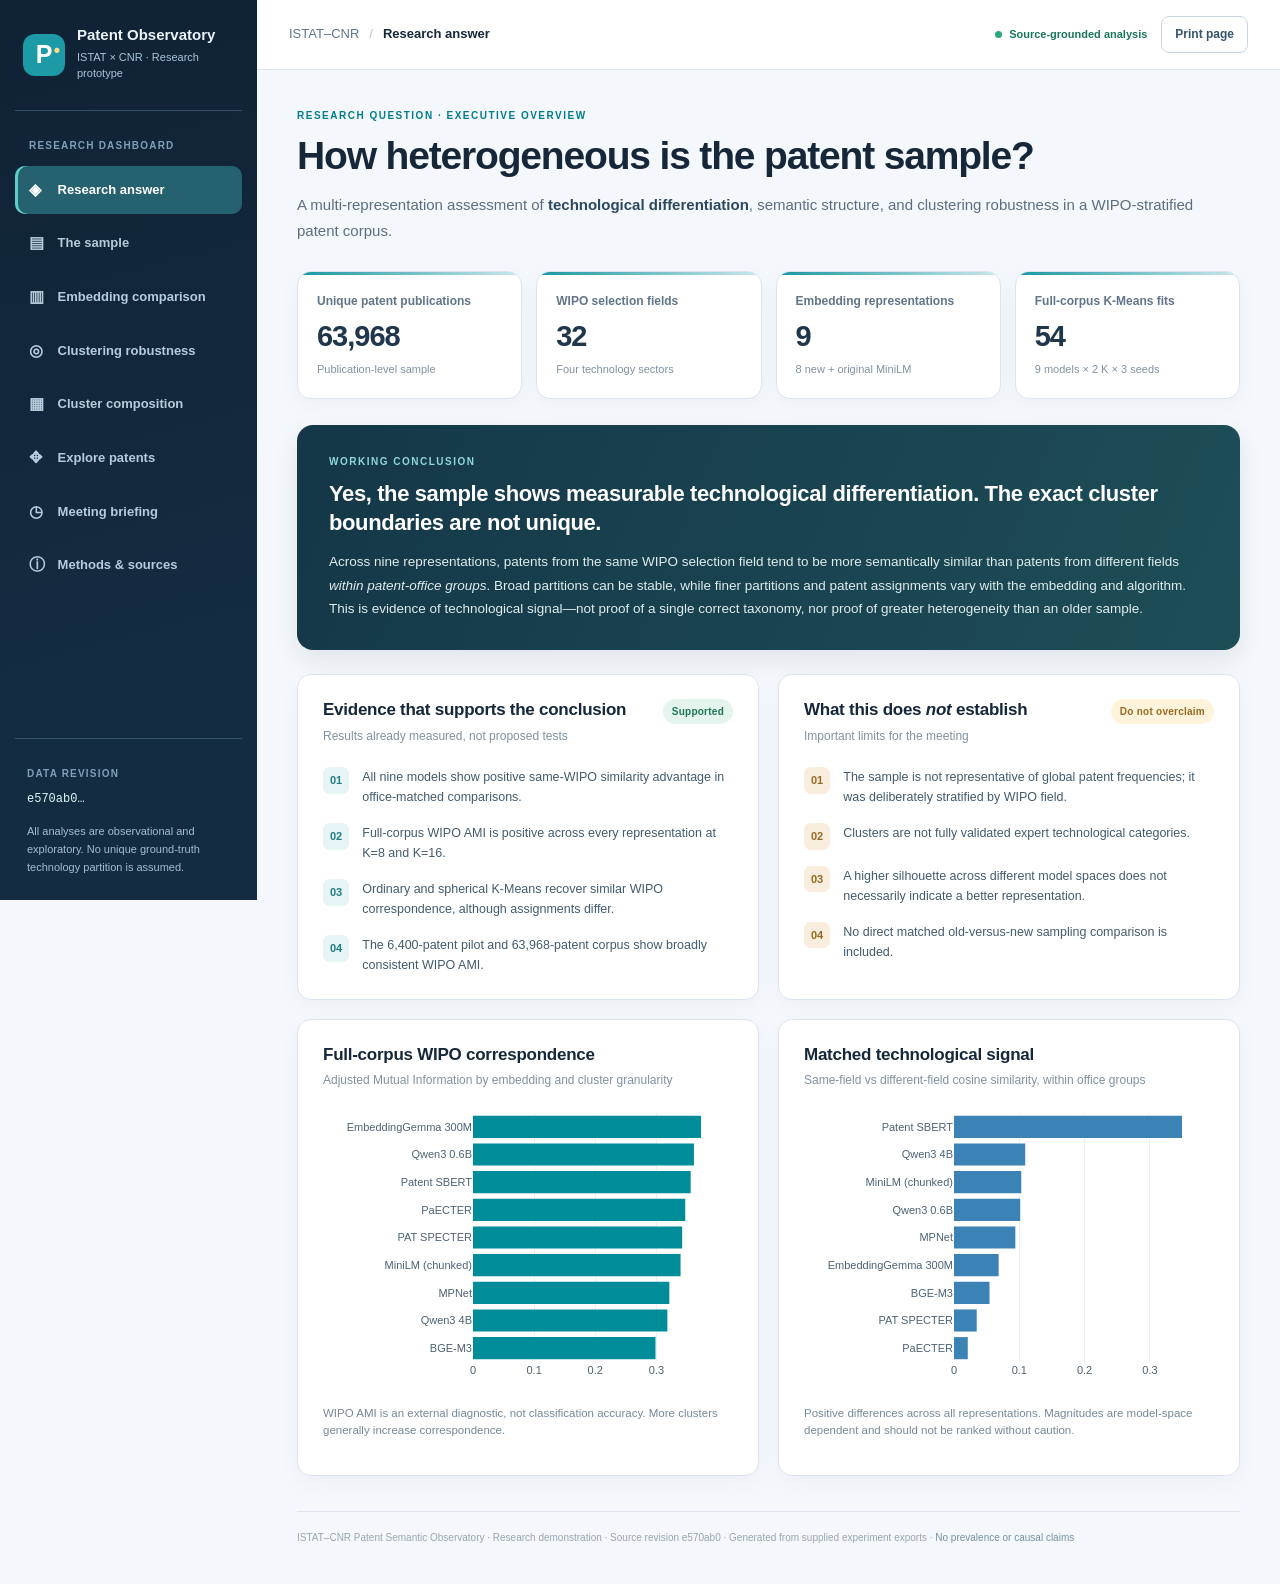
<file: patent-observatory/index.html>
<!doctype html>
<html lang="en">
<head>
  <meta charset="utf-8">
  <meta name="viewport" content="width=device-width,initial-scale=1">
  <meta name="theme-color" content="#102235">
  <meta name="description" content="ISTAT–CNR patent semantic heterogeneity: 63,968 patents, nine embedding representations, clustering robustness, and interactive patent exploration.">
  <title>Patent Semantic Observatory | ISTAT–CNR</title>
  <link rel="stylesheet" href="assets/styles.css">
  <script defer src="assets/plotly.min.js"></script>
  <script defer src="data/results.js"></script>
  <script defer src="data/map_manifest.js"></script>
  <script defer src="assets/app.js"></script>
</head>
<body>
  <aside class="sidebar" id="sidebar">
    <div class="brand"><div class="brand-icon">P<span>•</span></div><div><strong>Patent Observatory</strong><small>ISTAT × CNR · Research prototype</small></div></div>
    <div class="side-label">RESEARCH DASHBOARD</div>
    <nav class="side-nav" aria-label="Main navigation">
      <button type="button" class="nav-link active" data-target="overview"><span>◈</span> Research answer</button>
      <button type="button" class="nav-link" data-target="sample"><span>▤</span> The sample</button>
      <button type="button" class="nav-link" data-target="models"><span>▥</span> Embedding comparison</button>
      <button type="button" class="nav-link" data-target="robustness"><span>◎</span> Clustering robustness</button>
      <button type="button" class="nav-link" data-target="composition"><span>▦</span> Cluster composition</button>
      <button type="button" class="nav-link" data-target="explorer"><span>✥</span> Explore patents</button>
      <button type="button" class="nav-link" data-target="briefing"><span>◷</span> Meeting briefing</button>
      <button type="button" class="nav-link" data-target="methods"><span>ⓘ</span> Methods & sources</button>
    </nav>
    <div class="sidebar-bottom"><span class="side-mini-label">DATA REVISION</span><code>e570ab0…</code><p>All analyses are observational and exploratory. No unique ground-truth technology partition is assumed.</p></div>
  </aside>
  <div class="app">
    <header class="topbar"><div class="breadcrumb"><button id="menu-toggle" class="menu-toggle" aria-label="Toggle menu">☰</button> <span>ISTAT–CNR</span> <span class="slash">/</span> <b id="page-label">Research answer</b></div><div class="top-actions"><span class="top-chip"><span class="status-dot"></span> Source-grounded analysis</span><button class="top-outline" id="print-page" type="button">Print page</button></div></header>
    <main>
      <section id="overview" class="page active">
        <div class="eyebrow">RESEARCH QUESTION · EXECUTIVE OVERVIEW</div>
        <h1>How heterogeneous is the patent sample?</h1>
        <p class="lede">A multi-representation assessment of <strong>technological differentiation</strong>, semantic structure, and clustering robustness in a WIPO-stratified patent corpus.</p>
        <div class="kpi-grid">
          <article class="kpi"><span>Unique patent publications</span><strong>63,968</strong><small>Publication-level sample</small></article>
          <article class="kpi"><span>WIPO selection fields</span><strong>32</strong><small>Four technology sectors</small></article>
          <article class="kpi"><span>Embedding representations</span><strong>9</strong><small>8 new + original MiniLM</small></article>
          <article class="kpi"><span>Full-corpus K-Means fits</span><strong>54</strong><small>9 models × 2 K × 3 seeds</small></article>
        </div>
        <article class="answer-card"><div class="answer-label">WORKING CONCLUSION</div><h2>Yes, the sample shows measurable technological differentiation. The exact cluster boundaries are not unique.</h2><p>Across nine representations, patents from the same WIPO selection field tend to be more semantically similar than patents from different fields <em>within patent-office groups</em>. Broad partitions can be stable, while finer partitions and patent assignments vary with the embedding and algorithm. This is evidence of technological signal—not proof of a single correct taxonomy, nor proof of greater heterogeneity than an older sample.</p></article>
        <div class="two-col">
          <article class="panel"><div class="panel-title"><div><h3>Evidence that supports the conclusion</h3><p>Results already measured, not proposed tests</p></div><span class="pill good">Supported</span></div><div class="evidence-list"><div><b>01</b><span>All nine models show positive same-WIPO similarity advantage in office-matched comparisons.</span></div><div><b>02</b><span>Full-corpus WIPO AMI is positive across every representation at K=8 and K=16.</span></div><div><b>03</b><span>Ordinary and spherical K-Means recover similar WIPO correspondence, although assignments differ.</span></div><div><b>04</b><span>The 6,400-patent pilot and 63,968-patent corpus show broadly consistent WIPO AMI.</span></div></div></article>
          <article class="panel"><div class="panel-title"><div><h3>What this does <em>not</em> establish</h3><p>Important limits for the meeting</p></div><span class="pill amber">Do not overclaim</span></div><div class="evidence-list muted"><div><b>01</b><span>The sample is not representative of global patent frequencies; it was deliberately stratified by WIPO field.</span></div><div><b>02</b><span>Clusters are not fully validated expert technological categories.</span></div><div><b>03</b><span>A higher silhouette across different model spaces does not necessarily indicate a better representation.</span></div><div><b>04</b><span>No direct matched old-versus-new sampling comparison is included.</span></div></div></article>
        </div>
        <div class="two-col">
          <article class="panel"><div class="panel-title"><div><h3>Full-corpus WIPO correspondence</h3><p>Adjusted Mutual Information by embedding and cluster granularity</p></div></div><div class="chart" id="overview-ami"></div><p class="figure-note">WIPO AMI is an external diagnostic, not classification accuracy. More clusters generally increase correspondence.</p></article>
          <article class="panel"><div class="panel-title"><div><h3>Matched technological signal</h3><p>Same-field vs different-field cosine similarity, within office groups</p></div></div><div class="chart" id="overview-pairs"></div><p class="figure-note">Positive differences across all representations. Magnitudes are model-space dependent and should not be ranked without caution.</p></article>
        </div>
      </section>

      <section id="sample" class="page">
        <div class="eyebrow">DATASET DESIGN · NOTEBOOKS 03–05 & 12</div><h1>What is the sample?</h1><p class="lede">The corpus is <strong>designed</strong> to span technological domains—not to reproduce the global prevalence of patents by office, year, or sector.</p>
        <div class="kpi-grid"><article class="kpi"><span>Field-level sampled rows</span><strong>64,000</strong><small>2,000 per 32 fields</small></article><article class="kpi"><span>Distinct publications</span><strong>63,968</strong><small>32 appear in two selected fields</small></article><article class="kpi"><span>Patent offices</span><strong>37</strong><small>Top five cover about 93%</small></article><article class="kpi"><span>Distinct IPC subclasses</span><strong>625</strong><small>From structural EDA</small></article></div>
        <div class="two-col"><article class="panel"><div class="panel-title"><div><h3>WIPO technology sectors</h3><p>Designed field-level sample, before publication deduplication</p></div></div><div class="chart" id="sample-sectors"></div><p class="figure-note">Sector counts are field-selection rows. They are <em>not</em> publication-level sector shares after deduplication.</p></article>
        <article class="panel"><div class="panel-title"><div><h3>Patent office concentration</h3><p>Publication-level counts from initial exploratory analysis</p></div></div><div class="chart" id="sample-offices"></div><p class="figure-note">CN: 43,389/63,968 (67.8%). Remaining offices collectively account for 32.2%. Office can correlate with document style and technology.</p></article></div>
        <article class="panel"><div class="panel-title"><div><h3>Original MiniLM full-corpus reference figures</h3><p>Precomputed in Notebook 09. These are not visualizations of Mauro’s other eight embedding spaces.</p></div><span class="pill amber">Historical baseline</span></div><div class="reference-figures"><figure><img src="assets/figures/full_WIPO_heatmap_K8.png" alt="WIPO selection fields versus MiniLM eight semantic clusters, row-normalized heatmap" loading="lazy"><figcaption>WIPO fields × original MiniLM K=8 clusters; rows sum to 1.</figcaption></figure><figure><img src="assets/figures/full_UMAP_by_WIPO_sector.png" alt="MiniLM two-dimensional UMAP sample of 8000 patents colored by WIPO sector" loading="lazy"><figcaption>UMAP of 8,000 sampled full-corpus patents, colored by sector. UMAP coordinates are illustrative.</figcaption></figure></div></article>
        <article class="panel"><h3>Text and classification considerations</h3><div class="fact-grid"><div><b>Three placeholder abstracts</b><p>Flagged and preserved in embedding metadata; not all source abstracts are equally informative.</p></div><div><b>Non-exclusive technology mappings</b><p>Patents may match multiple WIPO IPC–technology rules. Benchmark AMI uses one deterministic selection field.</p></div><div><b>Long-text treatment differs</b><p>Original MiniLM used overlapping windows for 17,937 documents; Mauro's eight models used native context limits with no chunking.</p></div><div><b>Coverage: 2021–2026</b><p>Patent publications from January 2021 through September 2026 according to the dataset README.</p></div></div></article>
      </section>

      <section id="models" class="page">
        <div class="eyebrow">FULL CORPUS · NOTEBOOK 13</div><h1>Nine representations, one common dataset</h1><p class="lede">All comparisons use the <strong>same 63,968 publication IDs</strong>. Scores answer different questions and are deliberately presented together rather than collapsed into one winner.</p>
        <div class="toolbar"><label>K value <select id="model-k"><option value="8">8 clusters</option><option value="16">16 clusters</option></select></label><label>Score <select id="model-metric"><option value="WIPO_AMI_mean">WIPO AMI</option><option value="silhouette_mean">Cosine silhouette</option><option value="seed_ARI_mean">Seed stability ARI</option><option value="office_AMI_mean">Office AMI</option><option value="largest_cluster_share_mean">Largest cluster share</option></select></label><div class="toolbar-note">Bars show pilot and full corpus under the same metric.</div></div>
        <article class="panel"><div class="panel-title"><div><h3 id="model-chart-title">WIPO AMI: pilot versus full corpus</h3><p>Full experiment repeated with 3 seeds and 10 K-Means initializations per fit</p></div></div><div class="chart xl-chart" id="model-main-chart"></div></article>
        <article class="panel"><div class="panel-title"><div><h3>Full-corpus benchmark table</h3><p>All nine representations, sorted by the selected metric</p></div><button id="download-full-summary" class="outline-btn">Download source CSV</button></div><div class="table-wrap"><table id="model-benchmark-table"><thead><tr><th>Representation</th><th>WIPO AMI</th><th>Silhouette</th><th>Seed ARI</th><th>Office AMI</th><th>Largest cluster</th></tr></thead><tbody></tbody></table></div><p class="figure-note">Silhouette values across different embedding geometries are descriptive, not a universal model ranking.</p></article>
        <article class="panel"><div class="panel-title"><div><h3>Cross-model agreement on the full corpus</h3><p>Adjusted Rand Index for pairs of embedding representations; values change with K</p></div></div><div class="chart xl-chart" id="cross-model-chart"></div><p class="figure-note">ARI compares partitions of the same publications, independent of arbitrary cluster numbers. Less agreement at K=16 suggests a less unique fine-grained partition.</p></article>
        <div class="two-col"><article class="panel"><h3>What changed from MiniLM?</h3><p>The patent-adapted SBERT representation has much higher cosine silhouette, but its embedding geometry may partly explain the difference. EmbeddingGemma and Qwen3-0.6B show strong WIPO correspondence. The larger Qwen3-4B model shows relatively high office association.</p><p><strong>Interpretation:</strong> domain adaptation, task prompting, context length, and learned geometry all matter. The objective is to check robustness, not to nominate one architecture as universally best.</p></article><article class="panel"><h3>Model context</h3><div class="table-wrap"><table id="model-spec-table"><thead><tr><th>Model</th><th>Dim</th><th>Max tokens</th><th>Truncated</th></tr></thead><tbody></tbody></table></div><p class="figure-note">For original MiniLM, “17,937 multiple windows” is not truncation. All new embeddings were saved L2-normalized as float16 and clustered in float32.</p></article></div>
      </section>

      <section id="robustness" class="page">
        <div class="eyebrow">PILOT COHORT · NOTEBOOK 14</div><h1>Does technological structure survive methodological changes?</h1><p class="lede">The 6,400-patent pilot compares multiple K values, ordinary and spherical K-Means, HDBSCAN, and office-controlled similarity. All <strong>nine</strong> representations remain included.</p>
        <div class="two-col"><article class="panel"><div class="panel-title"><div><h3>Granularity trade-off</h3><p>Mean WIPO AMI and silhouette over nine representations, ordinary K-Means</p></div></div><div class="chart" id="robust-k-chart"></div><p class="figure-note">Increasing K makes the WIPO partition more granular while reducing geometric separation; no “correct” K follows automatically.</p></article><article class="panel"><div class="panel-title"><div><h3>Initialization stability</h3><p>Mean seed ARI across models for each K (pilot; two seeds)</p></div></div><div class="chart" id="robust-seed-chart"></div><p class="figure-note">Broad partitions tend to be more reproducible. Finer divisions are more sensitive to initial conditions.</p></article></div>
        <div class="two-col"><article class="panel"><div class="panel-title"><div><h3>K-Means versus spherical K-Means</h3><p>Mean WIPO AMI across nine embedding spaces</p></div></div><div class="chart" id="robust-spherical-chart"></div><p class="figure-note">Similar WIPO information is recovered, but individual partition assignments can differ. Spherical used fewer restarts than ordinary K-Means.</p></article><article class="panel"><div class="panel-title"><div><h3>HDBSCAN coverage</h3><p>PCA50 · min_cluster_size=75 · min_samples=10</p></div></div><div class="chart" id="robust-hdbscan-chart"></div><p class="figure-note">Coverage is the fraction <em>not</em> labeled as noise. Assigned-only silhouette is not comparable to K-Means on all observations.</p></article></div>
        <article class="panel"><div class="panel-title"><div><h3>Similarity contrast within office groups</h3><p>Same WIPO-field patent versus different WIPO-field patent, paired at fixed office group</p></div></div><div class="chart" id="robust-pair-chart"></div><div class="insight-inline"><b>Why it matters</b><p>All nine representations have positive mean contrasts, suggesting technological signal beyond office membership. This test still depends on WIPO selection labels and does not eliminate every source of confounding.</p></div></article>
        <div class="two-col"><article class="panel"><h3>CN-C2 exclusion sensitivity</h3><div class="mini-grid"><div><strong>10,973</strong><small>CN patents removed from original C2</small></div><div><strong>−0.0039</strong><small>Change in cosine silhouette</small></div><div><strong>+0.0034</strong><small>Change in WIPO AMI</small></div></div><p>Removing the Chinese-heavy mechanical subgroup did <em>not</em> improve cluster separation. This does not establish that office effects are absent, only that this targeted exclusion did not help under that experiment.</p></article>
        <article class="panel"><h3>Opening versus closing abstracts</h3><div class="chart compact-chart" id="robust-abstract-chart"></div><p>On 1,599 long patents, opening fragments corresponded more closely with WIPO fields than closing fragments; full text performed best geometrically. The original MiniLM already used chunk averaging for long texts.</p></article></div>
      </section>

      <section id="composition" class="page">
        <div class="eyebrow">PILOT CLUSTER PROFILES · NOTEBOOK 13B</div><h1>What is inside the discovered clusters?</h1><p class="lede">Composition is a diagnostic of semantic grouping and possible confounding. These <strong>pilot</strong> profiles should not be mistaken for full-corpus cluster membership.</p>
        <div class="toolbar"><label>Representation <select id="comp-model"></select></label><label>K value <select id="comp-k"><option value="8">K=8</option><option value="16">K=16</option></select></label></div>
        <div class="two-col"><article class="panel"><h3>Chinese publication share by cluster</h3><div class="chart" id="comp-cn-chart"></div><p class="figure-note">Dashed reference: CN prevalence in pilot (~67.7%). Strong office concentration may reflect document practices or real technological specialization.</p></article><article class="panel"><h3>Effective WIPO fields by cluster</h3><div class="chart" id="comp-wipo-chart"></div><p class="figure-note">Exp(Shannon entropy) of WIPO-field proportions. A highly mixed cluster is not automatically invalid: technologies can cross official classifications.</p></article></div>
        <article class="panel"><h3>Cluster-by-cluster summary</h3><div class="table-wrap"><table id="comp-table"><thead><tr><th>Cluster</th><th>Patents</th><th>Share</th><th>Leading WIPO field</th><th>Top-field share</th><th>Effective WIPO</th><th>CN share</th></tr></thead><tbody></tbody></table></div></article>
        <div class="insight-inline"><b>How to read the result</b><p>Look for groups with both high office concentration and very broad WIPO composition. These are candidates for qualitative checks of style/translation artifacts. Cluster numbers are arbitrary and cannot be matched numerically across models.</p></div>
      </section>

      <section id="explorer" class="page">
        <div class="eyebrow">CLICKABLE PATENT EXPLORATION · MAPS & REVIEW CANDIDATES</div><h1>From geometric clusters to actual inventions</h1><p class="lede">Explore precomputed patent maps and selected central, random, peripheral and boundary examples. <strong>Hover over a point, then click to inspect its title and abstract.</strong></p>
        <div class="toolbar"><label>Representation <select id="explore-model"></select></label><label>Inspection dataset <select id="explore-cohort"><option value="pilot">Pilot 6,400 · K=8/16</option><option value="full">Full 63,968 · K=8 examples</option></select></label><label>Clusters <select id="explore-k"><option value="8">K=8</option><option value="16">K=16</option></select></label><label>Cluster <select id="explore-cluster"><option value="all">All</option></select></label></div>
        <div class="segmented"><button data-explore-view="umap" class="selected">2D UMAP map</button><button data-explore-view="diagnostic">Centroid-distance diagnostic</button><button data-explore-view="cards">Patent cards</button></div>
        <div id="map-banner" class="map-banner"></div>
        <article class="panel" id="umap-panel"><div class="panel-title"><div><h3>UMAP projection of 2,400 common pilot patents</h3><p>Independent projection per model. Color options are inside each imported map.</p></div><span class="pill amber">Visualization ≠ cluster validation</span></div><div id="umap-container" class="map-frame-wrap"></div></article>
        <article class="panel hidden" id="diagnostic-panel"><div class="panel-title"><div><h3>Cluster-distance diagnostic · selected patents</h3><p id="diagnostic-caption">Not a 2D embedding map. X = relative distance to cluster centroid, Y = ambiguity to second centroid.</p></div></div><div class="chart tall-chart" id="patent-diagnostic-chart"></div></article>
        <article class="panel hidden" id="cards-panel"><div class="toolbar slim"><label>Patent type <select id="explore-role"><option value="all">All example types</option><option value="central">Central</option><option value="random">Random</option><option value="peripheral">Peripheral</option><option value="boundary">Boundary</option></select></label><label class="grow">Search <input id="explore-search" type="search" placeholder="Title, patent ID, technical keyword…"></label><span id="cards-count" class="subtle-small"></span></div><div class="patent-grid" id="patent-cards"></div></article>
        <article class="panel"><div class="panel-title"><div><h3>Patent details</h3><p>Select a point or a card to inspect a real publication</p></div><a id="patent-link" class="outline-btn hidden" href="#" target="_blank" rel="noopener noreferrer">Google Patents ↗</a></div><div id="patent-details"><p class="subtle">Choose a patent from the interactive diagram or the example cards above. For UMAP maps, the click-to-read panel appears immediately beneath the map.</p></div></article>
        <div class="insight-inline"><b>Map availability</b><p>The supplied package contains two actual UMAP HTML maps. Notebook 14 already generated the other seven on Google Drive: import their HTML files using the included Colab helper to activate all nine. All nine models already have interactive <em>centroid-distance diagnostics</em> and patent cards in this dashboard.</p></div>
      </section>

      <section id="briefing" class="page">
        <div class="eyebrow">READY FOR THE MEETING · PRESENTATION GUIDE</div><h1>How to explain heterogeneity</h1><p class="lede">A simple evidence-based narrative, deliberately avoiding an unsupported claim that there is a universally best model.</p>
        <div class="briefing-list">
          <article><span>01</span><div><h3>Explain the sample design</h3><p>64,000 field-level selections across 32 WIPO fields, deduplicated to 63,968 publications. Technological field balance was imposed by the design; patent-office prevalence was not.</p><button class="text-button" data-jump="sample">Open sample charts →</button></div></article>
          <article><span>02</span><div><h3>Introduce the nine semantic perspectives</h3><p>Mauro produced eight new embedding matrices, all aligned to the same publication IDs; original chunked MiniLM is the baseline. Their geometries, context limits and prompts differ.</p><button class="text-button" data-jump="models">Open model comparison →</button></div></article>
          <article><span>03</span><div><h3>Show that technological information is measurable</h3><p>Across all nine models, within office groups, same-WIPO pairs are more similar on average than different-WIPO pairs. This is the clearest office-controlled check of technological signal.</p><button class="text-button" data-jump="robustness">Open robustness charts →</button></div></article>
          <article><span>04</span><div><h3>Explain that clusters depend on granularity</h3><p>At larger K, WIPO AMI generally increases, while silhouette and stability often decrease. Spherical K-Means yields similar WIPO alignment; HDBSCAN leaves much of the sample unassigned under tested settings.</p><button class="text-button" data-jump="robustness">Open algorithm comparison →</button></div></article>
          <article><span>05</span><div><h3>Click a few central and peripheral patents</h3><p>Pick examples, show the title/abstract, and discuss whether broad technological groupings remain interpretable at cluster boundaries. These are illustrations, not a scored human-validation study.</p><button class="text-button" data-jump="explorer">Open patent explorer →</button></div></article>
        </div>
        <article class="answer-card concise"><div class="answer-label">30-SECOND SCIENTIFIC CONCLUSION</div><blockquote>“The sample contains measurable technological differentiation across nine embedding representations. Broad groups are comparatively robust, but finer semantic boundaries depend on the model and clustering method. We therefore describe a heterogeneous technological corpus with overlapping domains, not a unique natural partition. The sample remains WIPO-stratified and office-imbalanced, and we have not yet shown it is more heterogeneous than the previous sampling strategy.”</blockquote><button class="outline-btn" id="copy-conclusion">Copy statement</button></article>
        <h2 class="minor-heading">27 illustrative patents · 30-minute exercise</h2><p class="muted-para">Two central and one peripheral patent from one cluster for each representation. Use these for presentation examples only.</p><div id="quick-review" class="quick-review"></div>
      </section>

      <section id="methods" class="page">
        <div class="eyebrow">REPRODUCIBILITY · SCIENTIFIC CAUTIONS</div><h1>Methods, caveats and source materials</h1><p class="lede">Numbers are drawn from the uploaded executed notebooks and exported CSVs. Scientific interpretations are identified separately from measured statistics.</p>
        <article class="panel"><h3>Data provenance</h3><div class="fact-grid"><div><b>Source embeddings</b><p><a href="https://huggingface.co/datasets/istat-ai/wipo32-patent-embeddings" target="_blank" rel="noopener noreferrer">istat-ai/wipo32-patent-embeddings ↗</a><br>Revision <code>e570ab0121c6dff0e61b05b64dd7ee21b98b78b7</code></p></div><div><b>Full-corpus reference</b><p>Notebook 13 full benchmark: 63,968 patents; K=8/16; seeds 42,43,44; n_init=10; cosine silhouette fixed 1,200-patent sample.</p></div><div><b>Algorithm robustness</b><p>Notebook 14 on 6,400 patents, nine representations, multiple K; ordinary/spherical K-Means and PCA50+HDBSCAN.</p></div><div><b>Examples and composition</b><p>Notebook 13b uses pilot data. Full-corpus review examples are available only for K=8 in the provided export.</p></div></div></article>
        <article class="panel"><h3>Interpretation guardrails</h3><div class="caveats" id="method-caveats"></div></article>
        <article class="panel"><h3>What the metrics mean</h3><div class="glossary"><div><b>WIPO AMI</b><p>Chance-adjusted information shared between a cluster assignment and a deterministic one-field WIPO reference. Not accuracy or semantic ground truth.</p></div><div><b>Cosine silhouette</b><p>Relative separation versus compactness within a given embedding geometry. Do not rank dissimilar embedding spaces using this score alone.</p></div><div><b>Seed ARI</b><p>Partition agreement across random initializations, invariant to cluster numbering. A stable grouping can still reflect nuisance factors.</p></div><div><b>Cross-model ARI</b><p>How similarly different embeddings group the same patents. Low values show representation dependence, not necessarily lack of technological differentiation.</p></div><div><b>HDBSCAN coverage</b><p>Percentage assigned to non-noise groups. Under the tested parameters, most patents were unassigned; this is not proof of homogeneity.</p></div><div><b>Effective WIPO fields</b><p>Entropy-based effective count of WIPO selection fields represented within each cluster; not the number of identified “true” sub-technologies.</p></div></div></article>
        <article class="panel"><h3>Raw outputs included with this dashboard</h3><p>For transparent review, the ZIP includes key CSVs and the exact embedding-manifest JSON in <code>downloads/</code>. The full Hugging Face matrices and full 63,968-row metadata are not bundled.</p><a class="outline-btn" href="downloads/13_model_K_summary(1).csv" download>Full-corpus benchmark CSV</a> <a class="outline-btn" href="downloads/14_method_comparison_summary.csv" download>Clustering-method CSV</a> <a class="outline-btn" href="downloads/13b_priority_manual_annotation_blank.csv" download>Blank validation sheet</a></article>
        <article class="panel"><h3>Relevant literature and technical references</h3><p class="source-list"><a href="https://arxiv.org/abs/2402.19411" target="_blank" rel="noopener noreferrer">Ghosh et al. — PaECTER, patent embeddings informed by citation relationships ↗</a><a href="https://arxiv.org/abs/2403.16630" target="_blank" rel="noopener noreferrer">Ascione & Sterzi — Patent text embeddings and domain adaptation ↗</a><a href="https://huggingface.co/mpi-inno-comp/pat_specter" target="_blank" rel="noopener noreferrer">PAT SPECTER model information ↗</a><a href="https://scikit-learn.org/stable/modules/clustering.html" target="_blank" rel="noopener noreferrer">Clustering algorithms and validation documentation ↗</a></p></article>
      </section>
      <footer class="site-footer">ISTAT–CNR Patent Semantic Observatory · Research demonstration · Source revision e570ab0 · Generated from supplied experiment exports · <span>No prevalence or causal claims</span></footer>
    </main>
  </div>
</body>
</html>
</file>
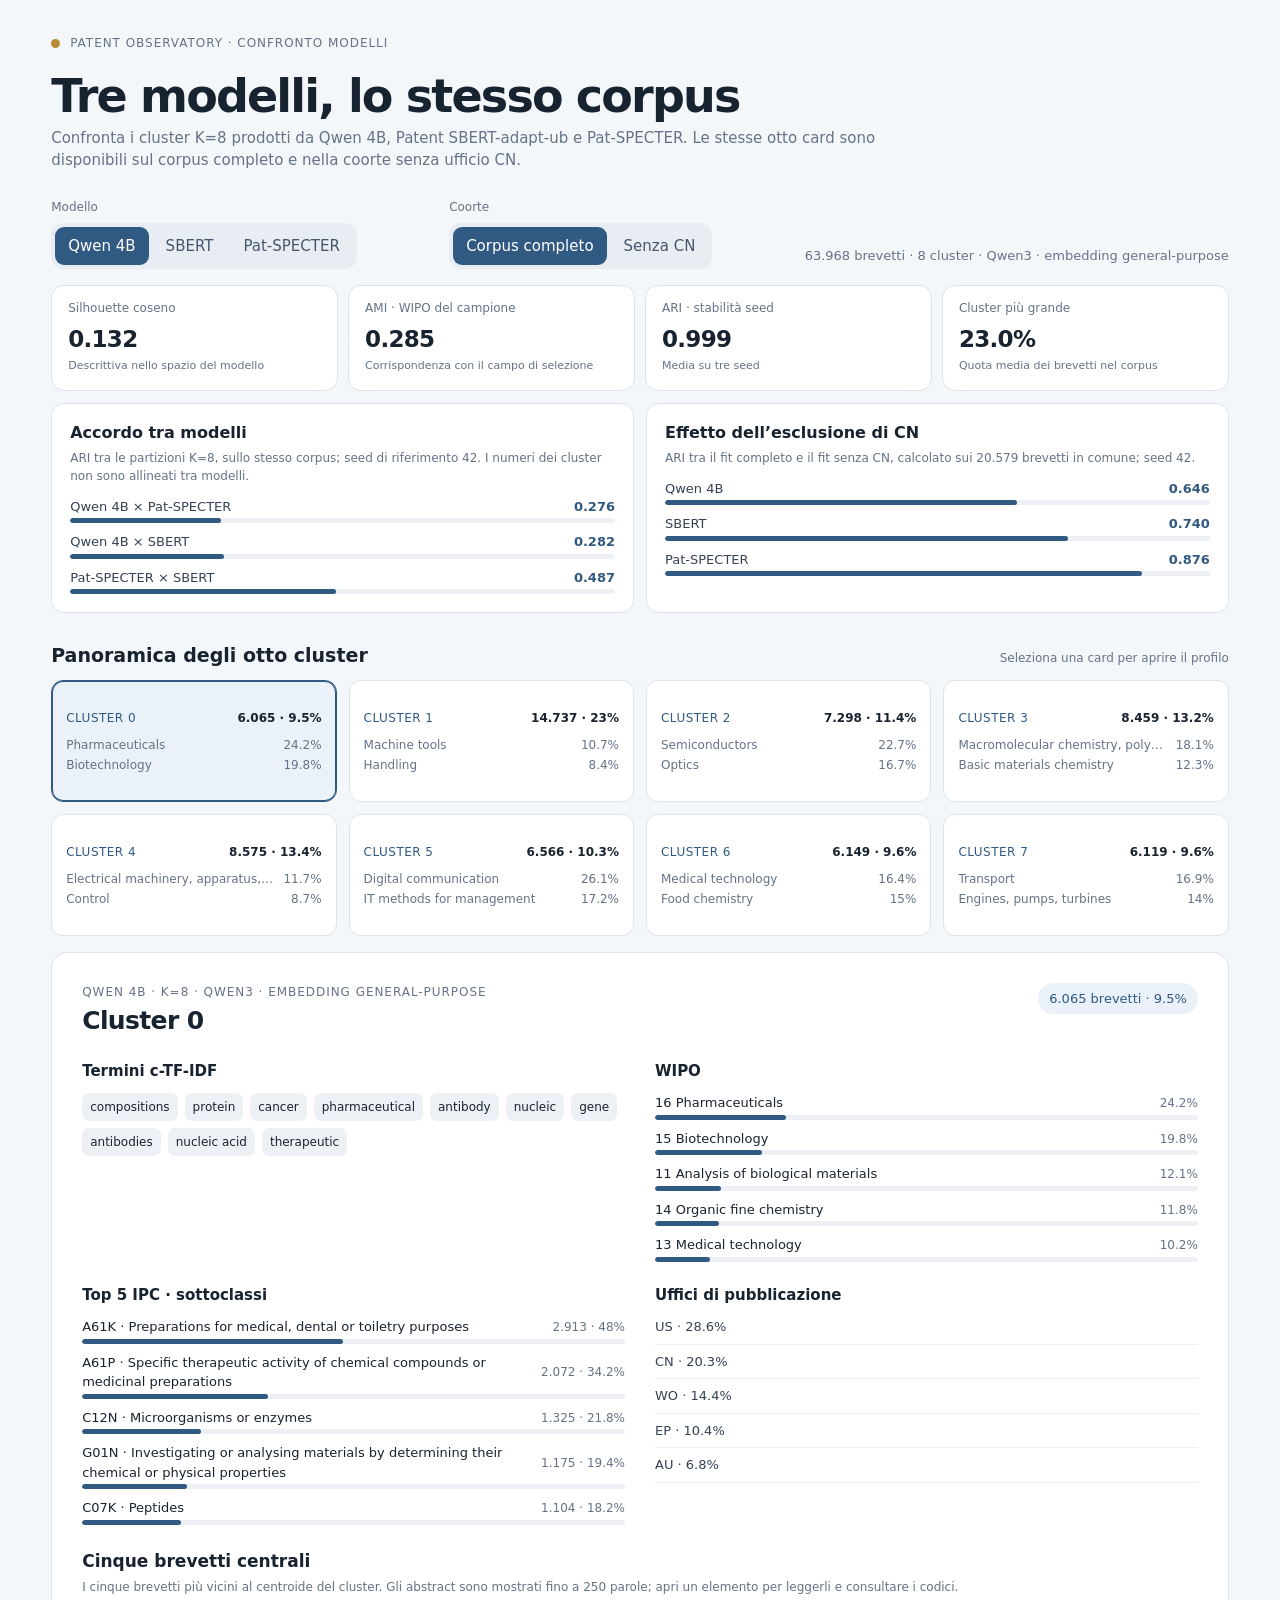
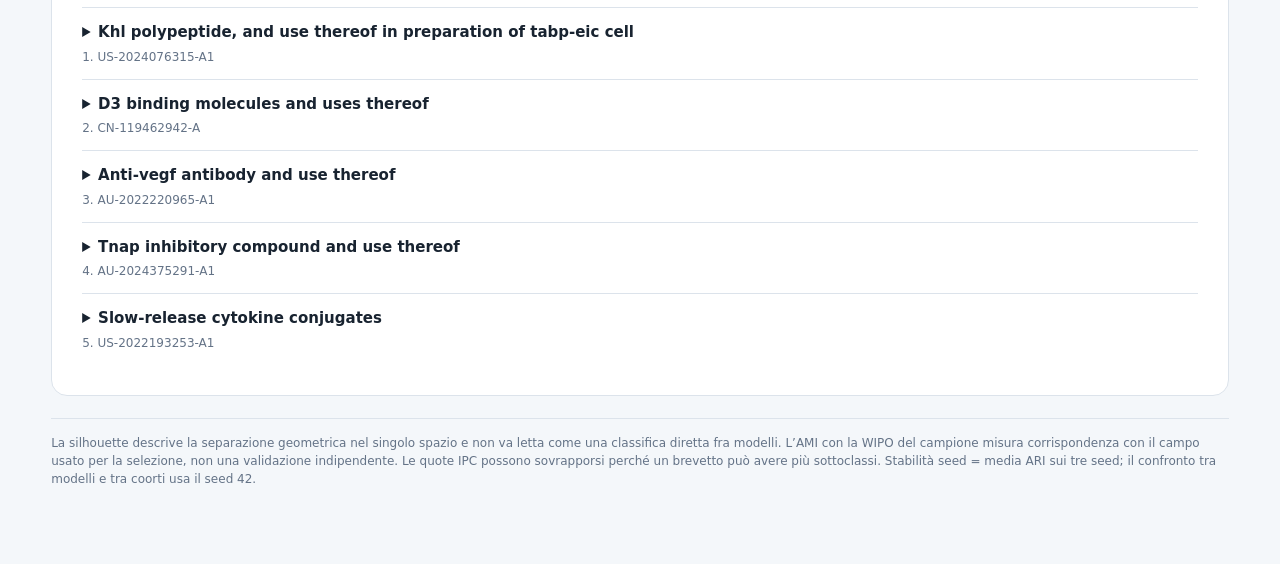
<file: docs/model-comparison.html>
<!doctype html>
<html lang="it">
<head>
  <meta charset="utf-8">
  <meta name="viewport" content="width=device-width, initial-scale=1">
  <meta name="description" content="Confronto esplorativo dei cluster K-means prodotti da Qwen 4B, Patent SBERT-adapt-ub e Pat-SPECTER sui brevetti WIPO32.">
  <title>Confronto modelli · Patent Observatory</title>
  <style>
    :root { color-scheme:light; --ink:#182330; --muted:#647387; --line:#dce3eb; --paper:#f4f7fa; --surface:#fff; --blue:#315a82; --blue-soft:#eaf1f8; --gold:#ba8b37; --green:#38745b; }
    * { box-sizing:border-box; }
    body { margin:0; background:var(--paper); color:var(--ink); font:15px/1.5 Inter,ui-sans-serif,system-ui,-apple-system,BlinkMacSystemFont,"Segoe UI",sans-serif; }
    button { font:inherit; }
    .shell { max-width:1440px; margin:0 auto; padding:34px clamp(18px,4vw,56px) 64px; }
    .masthead { display:flex; align-items:center; gap:10px; color:var(--muted); font-size:12px; letter-spacing:.08em; text-transform:uppercase; }
    .mark { width:9px; height:9px; border-radius:50%; background:var(--gold); }
    .back { margin-left:auto; color:var(--blue); font-size:13px; letter-spacing:0; text-transform:none; text-decoration:none; }
    h1 { margin:20px 0 5px; font-size:clamp(30px,4vw,46px); line-height:1.08; letter-spacing:-.04em; font-weight:650; }
    .intro { color:var(--muted); max-width:860px; margin:0; }
    .controls { display:flex; justify-content:space-between; align-items:flex-end; gap:18px; flex-wrap:wrap; margin:26px 0 16px; }
    .control-block { display:grid; gap:7px; }
    .control-label { color:var(--muted); font-size:12px; }
    .segmented { display:inline-flex; gap:4px; padding:4px; background:#e7edf3; border-radius:12px; }
    .segmented button { border:0; border-radius:9px; background:transparent; color:#47576b; padding:8px 13px; cursor:pointer; }
    .segmented button[aria-pressed="true"] { color:#fff; background:var(--blue); }
    .cohort-meta { color:var(--muted); font-size:13px; padding-bottom:4px; }
    .metric-grid { display:grid; grid-template-columns:repeat(4,minmax(0,1fr)); gap:10px; }
    .metric { min-width:0; padding:15px 16px; background:var(--surface); border:1px solid var(--line); border-radius:13px; }
    .metric-label { color:var(--muted); font-size:12px; line-height:1.3; }
    .metric-value { margin-top:5px; font-size:23px; font-weight:650; letter-spacing:-.03em; font-variant-numeric:tabular-nums; }
    .metric-note { color:var(--muted); font-size:11px; margin-top:2px; }
    .comparison-grid { display:grid; grid-template-columns:1fr 1fr; gap:12px; margin-top:12px; }
    .comparison { min-width:0; padding:17px 18px; background:var(--surface); border:1px solid var(--line); border-radius:13px; }
    .comparison h2 { margin:0 0 4px; font-size:16px; }
    .comparison-note { margin:0 0 12px; color:var(--muted); font-size:12px; }
    .agreement-list { display:grid; gap:8px; }
    .agreement-row { display:grid; grid-template-columns:minmax(0,1fr) auto; gap:8px; align-items:center; font-size:13px; }
    .agreement-row span:first-child { color:#344255; }
    .agreement-value { font-variant-numeric:tabular-nums; font-weight:650; color:var(--blue); }
    .bar { grid-column:1/-1; height:5px; border-radius:10px; background:#edf1f5; overflow:hidden; margin-top:-6px; }
    .bar span { display:block; height:100%; background:var(--blue); border-radius:10px; }
    .section-heading { display:flex; justify-content:space-between; align-items:baseline; gap:12px; margin:28px 0 10px; }
    .section-heading h2 { margin:0; font-size:19px; }
    .section-heading span { color:var(--muted); font-size:12px; }
    .cluster-nav { display:grid; grid-template-columns:repeat(4,minmax(0,1fr)); gap:12px; }
    .cluster-choice { min-width:0; text-align:left; border:1px solid var(--line); background:var(--surface); border-radius:12px; padding:14px; color:var(--ink); cursor:pointer; min-height:122px; transition:background .15s ease,border-color .15s ease,transform .15s ease; }
    .cluster-choice:hover { border-color:#aabbd0; transform:translateY(-1px); }
    .cluster-choice[aria-pressed="true"] { border-color:var(--blue); background:var(--blue-soft); box-shadow:inset 0 0 0 1px var(--blue); }
    .cluster-top { display:flex; align-items:baseline; justify-content:space-between; gap:10px; }
    .cluster-id { color:var(--blue); font-size:12px; letter-spacing:.04em; text-transform:uppercase; white-space:nowrap; }
    .cluster-size { flex:none; font-variant-numeric:tabular-nums; font-size:12px; font-weight:600; white-space:nowrap; }
    .cluster-wipo { display:grid; gap:4px; margin-top:10px; color:var(--muted); }
    .cluster-wipo-row { display:grid; grid-template-columns:minmax(0,1fr) auto; align-items:start; gap:8px; font-size:12px; line-height:1.35; }
    .cluster-wipo-name { min-width:0; overflow:hidden; text-overflow:ellipsis; white-space:nowrap; }
    .cluster-wipo-share { white-space:nowrap; font-variant-numeric:tabular-nums; }
    .detail { margin-top:16px; border:1px solid var(--line); border-radius:16px; background:var(--surface); padding:clamp(18px,2.4vw,30px); min-width:0; }
    .detail-header { display:flex; align-items:flex-start; justify-content:space-between; gap:14px; flex-wrap:wrap; }
    .eyebrow { color:var(--muted); font-size:12px; text-transform:uppercase; letter-spacing:.08em; }
    h3 { margin:5px 0 0; font-size:25px; line-height:1.2; letter-spacing:-.025em; white-space:nowrap; }
    .share-chip { border-radius:999px; background:var(--blue-soft); color:var(--blue); padding:6px 11px; font-size:13px; white-space:nowrap; }
    .detail-grid { display:grid; grid-template-columns:repeat(2,minmax(0,1fr)); gap:22px 30px; margin-top:24px; }
    .detail-section { min-width:0; }
    .detail-section h4 { margin:0 0 11px; font-size:15px; font-weight:650; }
    .term-list { display:flex; flex-wrap:wrap; gap:7px; }
    .term { border-radius:7px; background:#edf1f5; padding:5px 8px; font-size:12px; }
    .field-list { display:grid; gap:9px; }
    .field-row { display:grid; grid-template-columns:minmax(0,1fr) auto; gap:2px 12px; align-items:center; }
    .field-name { font-size:13px; }
    .field-value { color:var(--muted); font-size:12px; font-variant-numeric:tabular-nums; white-space:nowrap; }
    .field-row .bar { grid-column:1/-1; margin-top:0; }
    .plain-list { display:grid; gap:7px; margin:0; padding:0; list-style:none; color:#344255; font-size:13px; }
    .plain-list li { padding-bottom:7px; border-bottom:1px solid #edf0f3; }
    .patents { margin-top:24px; }
    .patents h4 { margin:0 0 4px; font-size:17px; }
    .patent-note { color:var(--muted); margin:0 0 11px; font-size:12px; }
    .patent { border-top:1px solid var(--line); padding:13px 0; }
    .patent summary { cursor:pointer; font-weight:580; }
    .patent-id { display:block; margin-top:4px; color:var(--muted); font-size:12px; font-weight:400; }
    .patent-meta { margin:9px 0 5px; color:var(--muted); font-size:12px; overflow-wrap:anywhere; }
    .patent-abstract { margin:0; color:#344255; font-size:13px; }
    .method { margin-top:22px; padding-top:15px; border-top:1px solid var(--line); color:var(--muted); font-size:12px; }
    @media(max-width:1040px) { .metric-grid { grid-template-columns:repeat(3,minmax(0,1fr)); } .cluster-nav { grid-template-columns:repeat(2,minmax(0,1fr)); } }
    @media(max-width:720px) { .shell { padding-top:22px; } .metric-grid { grid-template-columns:repeat(2,minmax(0,1fr)); } .comparison-grid,.detail-grid { grid-template-columns:1fr; } .cluster-nav { grid-template-columns:1fr; } .controls { align-items:flex-start; } }
    @media(prefers-reduced-motion:reduce) { *,*::before,*::after { transition:none !important; scroll-behavior:auto !important; } }
  </style>
</head>
<body>
<main class="shell">
  <div class="masthead"><span class="mark" aria-hidden="true"></span><span>Patent Observatory · confronto modelli</span></div>
  <h1>Tre modelli, lo stesso corpus</h1>
  <p class="intro">Confronta i cluster K=8 prodotti da Qwen 4B, Patent SBERT-adapt-ub e Pat-SPECTER. Le stesse otto card sono disponibili sul corpus completo e nella coorte senza ufficio CN.</p>
  <div class="controls">
    <div class="control-block"><span class="control-label">Modello</span><div class="segmented" id="model-controls" role="group" aria-label="Seleziona il modello"></div></div>
    <div class="control-block"><span class="control-label">Coorte</span><div class="segmented" id="cohort-controls" role="group" aria-label="Seleziona la coorte"><button type="button" data-cohort="full" aria-pressed="true">Corpus completo</button><button type="button" data-cohort="exclude-cn" aria-pressed="false">Senza CN</button></div></div>
    <span class="cohort-meta" id="cohort-meta" aria-live="polite"></span>
  </div>
  <section class="metric-grid" id="metrics" aria-label="Metriche del modello selezionato"></section>
  <section class="comparison-grid" aria-label="Confronti tra modelli">
    <article class="comparison"><h2>Accordo tra modelli</h2><p class="comparison-note">ARI tra le partizioni K=8, sullo stesso corpus; seed di riferimento 42. I numeri dei cluster non sono allineati tra modelli.</p><div class="agreement-list" id="cross-ari"></div></article>
    <article class="comparison"><h2>Effetto dell’esclusione di CN</h2><p class="comparison-note">ARI tra il fit completo e il fit senza CN, calcolato sui 20.579 brevetti in comune; seed 42.</p><div class="agreement-list" id="cohort-ari"></div></article>
  </section>
  <div class="section-heading"><h2>Panoramica degli otto cluster</h2><span>Seleziona una card per aprire il profilo</span></div>
  <nav class="cluster-nav" id="cluster-nav" aria-label="Seleziona cluster"></nav>
  <section class="detail" id="detail" aria-live="polite"></section>
  <p class="method">La silhouette descrive la separazione geometrica nel singolo spazio e non va letta come una classifica diretta fra modelli. L’AMI con la WIPO del campione misura corrispondenza con il campo usato per la selezione, non una validazione indipendente. Le quote IPC possono sovrapporsi perché un brevetto può avere più sottoclassi. Stabilità seed = media ARI sui tre seed; il confronto tra modelli e tra coorti usa il seed 42.</p>
</main>
<script src="model-comparison-data.js"></script>
<script>
  const MODEL_IDS=['qwen3-embedding-4b','sbert-adapt-ub','pat-specter'];
  const MODEL_LABELS={'qwen3-embedding-4b':'Qwen 4B','sbert-adapt-ub':'SBERT','pat-specter':'Pat-SPECTER'};
  const MODEL_CONTEXT={'qwen3-embedding-4b':'Qwen3 · embedding general-purpose','sbert-adapt-ub':'Patent SBERT · adattato al dominio','pat-specter':'SPECTER2 · fine-tuned su brevetti'};
  let cohort='full', model=MODEL_IDS[0], selected=0;
  const $=id=>document.getElementById(id);
  const node=(tag,cls,text)=>{const x=document.createElement(tag);if(cls)x.className=cls;if(text!==undefined)x.textContent=text;return x;};
  const fmt=x=>Number(x).toFixed(3);
  const renderControls=()=>{
    const models=$('model-controls'); models.replaceChildren();
    for(const id of MODEL_IDS){const b=node('button','',MODEL_LABELS[id]);b.type='button';b.setAttribute('aria-pressed',String(id===model));b.addEventListener('click',()=>{model=id;selected=0;render();});models.append(b);}
    for(const b of document.querySelectorAll('[data-cohort]')){b.setAttribute('aria-pressed',String(b.dataset.cohort===cohort));b.onclick=()=>{cohort=b.dataset.cohort;selected=0;render();};}
  };
  const drawMetrics=entry=>{
    const items=[
      ['Silhouette coseno',fmt(entry.silhouette_mean),'Descrittiva nello spazio del modello'],
      ['AMI · WIPO del campione',fmt(entry.AMI_WIPO_selection_primary_mean),'Corrispondenza con il campo di selezione'],
      ['ARI · stabilità seed',fmt(entry.seed_ARI_mean),'Media su tre seed'],
      ['Cluster più grande',`${(entry.largest_cluster_share_mean*100).toFixed(1)}%`,'Quota media dei brevetti nel corpus']
    ];
    const root=$('metrics');root.replaceChildren();
    for(const [label,value,note] of items){const c=node('article','metric');c.append(node('div','metric-label',label),node('div','metric-value',value),node('div','metric-note',note));root.append(c);}
  };
  const drawAgreements=()=>{
    const pairs=COMPARE_DATA[cohort].crossModelARI;const c=$('cross-ari');c.replaceChildren();
    for(const p of pairs){const row=node('div','agreement-row');row.append(node('span','',`${MODEL_LABELS[p.a]} × ${MODEL_LABELS[p.b]}`),node('span','agreement-value',fmt(p.ari)));const bar=node('div','bar');const fill=node('span');fill.style.width=`${Math.max(0,Math.min(100,p.ari*100))}%`;bar.append(fill);c.append(row,bar);}
    const s=$('cohort-ari');s.replaceChildren();
    for(const id of MODEL_IDS){const value=COMPARE_DATA.fullNoCnARI[id];const row=node('div','agreement-row');row.append(node('span','',MODEL_LABELS[id]),node('span','agreement-value',fmt(value)));const bar=node('div','bar');const fill=node('span');fill.style.width=`${Math.max(0,Math.min(100,value*100))}%`;bar.append(fill);s.append(row,bar);}
  };
  const drawNav=rows=>{
    const nav=$('cluster-nav');nav.replaceChildren();
    for(const row of rows){const b=node('button','cluster-choice');b.type='button';b.setAttribute('aria-pressed',String(row.id===selected));
      const top=node('span','cluster-top');top.append(node('span','cluster-id',`Cluster ${row.id}`),node('span','cluster-size',`${row.n.toLocaleString('it-IT')} · ${row.share}%`));
      const ws=node('span','cluster-wipo');for(const field of row.wipo.slice(0,2)){const item=node('span','cluster-wipo-row');const name=node('span','cluster-wipo-name',field.name);name.title=field.name;item.append(name,node('span','cluster-wipo-share',`${field.share}%`));ws.append(item);}b.append(top,ws);b.addEventListener('click',()=>{selected=row.id;render();});nav.append(b);}
  };
  const drawDetail=row=>{
    const root=$('detail');root.replaceChildren();
    const header=node('div','detail-header');const title=node('div');title.append(node('div','eyebrow',`${MODEL_LABELS[model]} · K=8 · ${MODEL_CONTEXT[model]}`),node('h3','',`Cluster ${row.id}`));header.append(title,node('span','share-chip',`${row.n.toLocaleString('it-IT')} brevetti · ${row.share}%`));root.append(header);
    const grid=node('div','detail-grid');
    const terms=node('section','detail-section');terms.append(node('h4','','Termini c-TF-IDF'));const chips=node('div','term-list');for(const t of row.terms)chips.append(node('span','term',t));terms.append(chips);
    const wipo=node('section','detail-section');wipo.append(node('h4','','WIPO'));const fields=node('div','field-list');for(const f of row.wipo){const r=node('div','field-row');r.append(node('span','field-name',`${String(f.number).padStart(2,'0')} ${f.name}`),node('span','field-value',`${f.share}%`));const bar=node('div','bar');const fill=node('span');fill.style.width=`${Math.max(0,Math.min(100,f.share))}%`;bar.append(fill);r.append(bar);fields.append(r);}wipo.append(fields);
    const ipc=node('section','detail-section');ipc.append(node('h4','','Top 5 IPC · sottoclassi'));const ipclist=node('div','field-list');for(const f of row.ipcSubclasses){const r=node('div','field-row');r.append(node('span','field-name',`${f.code} · ${f.title}`),node('span','field-value',`${f.count.toLocaleString('it-IT')} · ${f.share}%`));const bar=node('div','bar');const fill=node('span');fill.style.width=`${Math.max(0,Math.min(100,f.share))}%`;bar.append(fill);r.append(bar);ipclist.append(r);}ipc.append(ipclist);
    const offices=node('section','detail-section');offices.append(node('h4','','Uffici di pubblicazione'));const list=node('ul','plain-list');for(const f of row.offices)list.append(node('li','',`${f.name} · ${f.share}%`));offices.append(list);
    grid.append(terms,wipo,ipc,offices);root.append(grid);
    const patents=node('section','patents');patents.append(node('h4','','Cinque brevetti centrali'),node('p','patent-note','I cinque brevetti più vicini al centroide del cluster. Gli abstract sono mostrati fino a 250 parole; apri un elemento per leggerli e consultare i codici.'));
    for(const p of row.patents){const item=node('details','patent');const summary=node('summary');summary.append(document.createTextNode(p.title));summary.append(node('span','patent-id',`${p.rank}. ${p.id}`));item.append(summary,node('p','patent-meta',`${p.office} · WIPO: ${p.wipo.join(' · ')||'n.d.'} · IPC: ${p.ipc.join(' · ')||'n.d.'}`),node('p','patent-abstract',p.abstract));patents.append(item);}root.append(patents);
  };
  const render=()=>{
    renderControls();const entry=COMPARE_DATA[cohort].models[model];const rows=entry.clusters;selected=Math.min(selected,rows.length-1);
    $('cohort-meta').textContent=`${cohort==='full'?'63.968':'20.579'} brevetti · 8 cluster · ${MODEL_CONTEXT[model]}`;
    drawMetrics(entry);drawAgreements();drawNav(rows);drawDetail(rows.find(r=>r.id===selected)||rows[0]);
  };
  render();
</script>
</body>
</html>
</file>
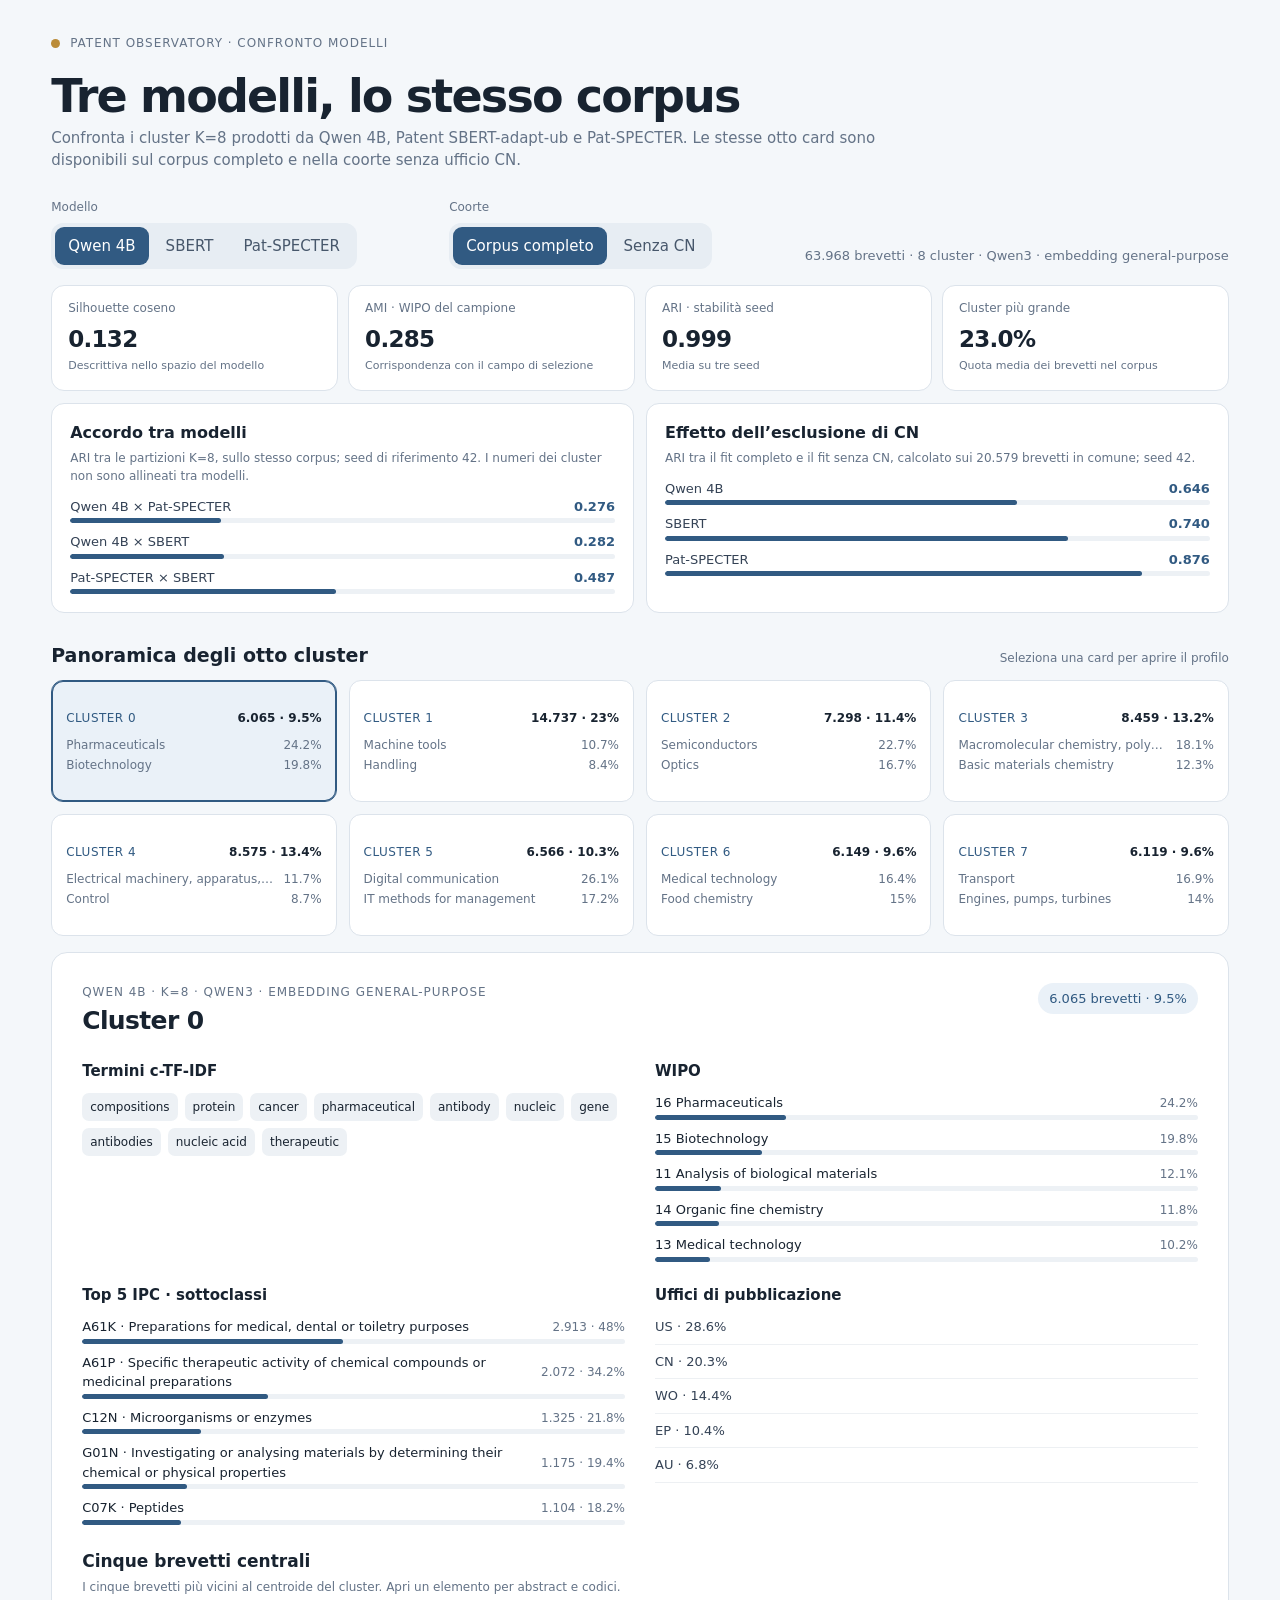
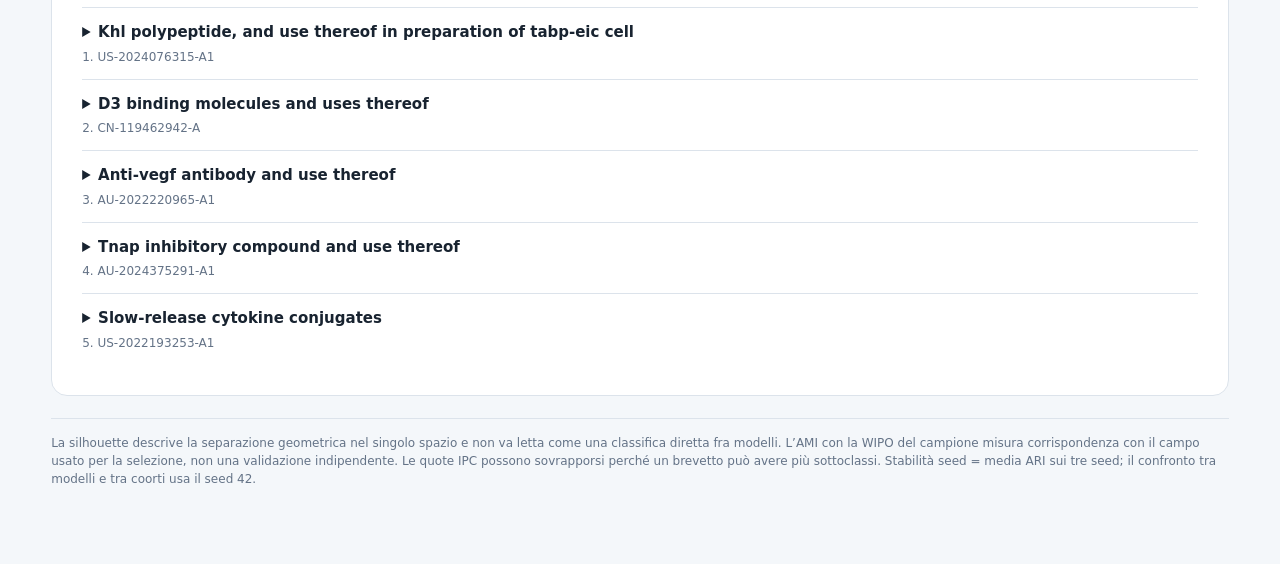
<file: docs/patent-observatory/model-comparison.html>
<!doctype html>
<html lang="it">
<head>
  <meta charset="utf-8">
  <meta name="viewport" content="width=device-width, initial-scale=1">
  <meta name="description" content="Confronto esplorativo dei cluster K-means prodotti da Qwen 4B, Patent SBERT-adapt-ub e Pat-SPECTER sui brevetti WIPO32.">
  <title>Confronto modelli · Patent Observatory</title>
  <style>
    :root { color-scheme:light; --ink:#182330; --muted:#647387; --line:#dce3eb; --paper:#f4f7fa; --surface:#fff; --blue:#315a82; --blue-soft:#eaf1f8; --gold:#ba8b37; --green:#38745b; }
    * { box-sizing:border-box; }
    body { margin:0; background:var(--paper); color:var(--ink); font:15px/1.5 Inter,ui-sans-serif,system-ui,-apple-system,BlinkMacSystemFont,"Segoe UI",sans-serif; }
    button { font:inherit; }
    .shell { max-width:1440px; margin:0 auto; padding:34px clamp(18px,4vw,56px) 64px; }
    .masthead { display:flex; align-items:center; gap:10px; color:var(--muted); font-size:12px; letter-spacing:.08em; text-transform:uppercase; }
    .mark { width:9px; height:9px; border-radius:50%; background:var(--gold); }
    .back { margin-left:auto; color:var(--blue); font-size:13px; letter-spacing:0; text-transform:none; text-decoration:none; }
    h1 { margin:20px 0 5px; font-size:clamp(30px,4vw,46px); line-height:1.08; letter-spacing:-.04em; font-weight:650; }
    .intro { color:var(--muted); max-width:860px; margin:0; }
    .controls { display:flex; justify-content:space-between; align-items:flex-end; gap:18px; flex-wrap:wrap; margin:26px 0 16px; }
    .control-block { display:grid; gap:7px; }
    .control-label { color:var(--muted); font-size:12px; }
    .segmented { display:inline-flex; gap:4px; padding:4px; background:#e7edf3; border-radius:12px; }
    .segmented button { border:0; border-radius:9px; background:transparent; color:#47576b; padding:8px 13px; cursor:pointer; }
    .segmented button[aria-pressed="true"] { color:#fff; background:var(--blue); }
    .cohort-meta { color:var(--muted); font-size:13px; padding-bottom:4px; }
    .metric-grid { display:grid; grid-template-columns:repeat(4,minmax(0,1fr)); gap:10px; }
    .metric { min-width:0; padding:15px 16px; background:var(--surface); border:1px solid var(--line); border-radius:13px; }
    .metric-label { color:var(--muted); font-size:12px; line-height:1.3; }
    .metric-value { margin-top:5px; font-size:23px; font-weight:650; letter-spacing:-.03em; font-variant-numeric:tabular-nums; }
    .metric-note { color:var(--muted); font-size:11px; margin-top:2px; }
    .comparison-grid { display:grid; grid-template-columns:1fr 1fr; gap:12px; margin-top:12px; }
    .comparison { min-width:0; padding:17px 18px; background:var(--surface); border:1px solid var(--line); border-radius:13px; }
    .comparison h2 { margin:0 0 4px; font-size:16px; }
    .comparison-note { margin:0 0 12px; color:var(--muted); font-size:12px; }
    .agreement-list { display:grid; gap:8px; }
    .agreement-row { display:grid; grid-template-columns:minmax(0,1fr) auto; gap:8px; align-items:center; font-size:13px; }
    .agreement-row span:first-child { color:#344255; }
    .agreement-value { font-variant-numeric:tabular-nums; font-weight:650; color:var(--blue); }
    .bar { grid-column:1/-1; height:5px; border-radius:10px; background:#edf1f5; overflow:hidden; margin-top:-6px; }
    .bar span { display:block; height:100%; background:var(--blue); border-radius:10px; }
    .section-heading { display:flex; justify-content:space-between; align-items:baseline; gap:12px; margin:28px 0 10px; }
    .section-heading h2 { margin:0; font-size:19px; }
    .section-heading span { color:var(--muted); font-size:12px; }
    .cluster-nav { display:grid; grid-template-columns:repeat(4,minmax(0,1fr)); gap:12px; }
    .cluster-choice { min-width:0; text-align:left; border:1px solid var(--line); background:var(--surface); border-radius:12px; padding:14px; color:var(--ink); cursor:pointer; min-height:122px; transition:background .15s ease,border-color .15s ease,transform .15s ease; }
    .cluster-choice:hover { border-color:#aabbd0; transform:translateY(-1px); }
    .cluster-choice[aria-pressed="true"] { border-color:var(--blue); background:var(--blue-soft); box-shadow:inset 0 0 0 1px var(--blue); }
    .cluster-top { display:flex; align-items:baseline; justify-content:space-between; gap:10px; }
    .cluster-id { color:var(--blue); font-size:12px; letter-spacing:.04em; text-transform:uppercase; white-space:nowrap; }
    .cluster-size { flex:none; font-variant-numeric:tabular-nums; font-size:12px; font-weight:600; white-space:nowrap; }
    .cluster-wipo { display:grid; gap:4px; margin-top:10px; color:var(--muted); }
    .cluster-wipo-row { display:grid; grid-template-columns:minmax(0,1fr) auto; align-items:start; gap:8px; font-size:12px; line-height:1.35; }
    .cluster-wipo-name { min-width:0; overflow:hidden; text-overflow:ellipsis; white-space:nowrap; }
    .cluster-wipo-share { white-space:nowrap; font-variant-numeric:tabular-nums; }
    .detail { margin-top:16px; border:1px solid var(--line); border-radius:16px; background:var(--surface); padding:clamp(18px,2.4vw,30px); min-width:0; }
    .detail-header { display:flex; align-items:flex-start; justify-content:space-between; gap:14px; flex-wrap:wrap; }
    .eyebrow { color:var(--muted); font-size:12px; text-transform:uppercase; letter-spacing:.08em; }
    h3 { margin:5px 0 0; font-size:25px; line-height:1.2; letter-spacing:-.025em; white-space:nowrap; }
    .share-chip { border-radius:999px; background:var(--blue-soft); color:var(--blue); padding:6px 11px; font-size:13px; white-space:nowrap; }
    .detail-grid { display:grid; grid-template-columns:repeat(2,minmax(0,1fr)); gap:22px 30px; margin-top:24px; }
    .detail-section { min-width:0; }
    .detail-section h4 { margin:0 0 11px; font-size:15px; font-weight:650; }
    .term-list { display:flex; flex-wrap:wrap; gap:7px; }
    .term { border-radius:7px; background:#edf1f5; padding:5px 8px; font-size:12px; }
    .field-list { display:grid; gap:9px; }
    .field-row { display:grid; grid-template-columns:minmax(0,1fr) auto; gap:2px 12px; align-items:center; }
    .field-name { font-size:13px; }
    .field-value { color:var(--muted); font-size:12px; font-variant-numeric:tabular-nums; white-space:nowrap; }
    .field-row .bar { grid-column:1/-1; margin-top:0; }
    .plain-list { display:grid; gap:7px; margin:0; padding:0; list-style:none; color:#344255; font-size:13px; }
    .plain-list li { padding-bottom:7px; border-bottom:1px solid #edf0f3; }
    .patents { margin-top:24px; }
    .patents h4 { margin:0 0 4px; font-size:17px; }
    .patent-note { color:var(--muted); margin:0 0 11px; font-size:12px; }
    .patent { border-top:1px solid var(--line); padding:13px 0; }
    .patent summary { cursor:pointer; font-weight:580; }
    .patent-id { display:block; margin-top:4px; color:var(--muted); font-size:12px; font-weight:400; }
    .patent-meta { margin:9px 0 5px; color:var(--muted); font-size:12px; overflow-wrap:anywhere; }
    .patent-abstract { margin:0; color:#344255; font-size:13px; }
    .method { margin-top:22px; padding-top:15px; border-top:1px solid var(--line); color:var(--muted); font-size:12px; }
    @media(max-width:1040px) { .metric-grid { grid-template-columns:repeat(3,minmax(0,1fr)); } .cluster-nav { grid-template-columns:repeat(2,minmax(0,1fr)); } }
    @media(max-width:720px) { .shell { padding-top:22px; } .metric-grid { grid-template-columns:repeat(2,minmax(0,1fr)); } .comparison-grid,.detail-grid { grid-template-columns:1fr; } .cluster-nav { grid-template-columns:1fr; } .controls { align-items:flex-start; } }
    @media(prefers-reduced-motion:reduce) { *,*::before,*::after { transition:none !important; scroll-behavior:auto !important; } }
  </style>
</head>
<body>
<main class="shell">
  <div class="masthead"><span class="mark" aria-hidden="true"></span><span>Patent Observatory · confronto modelli</span></div>
  <h1>Tre modelli, lo stesso corpus</h1>
  <p class="intro">Confronta i cluster K=8 prodotti da Qwen 4B, Patent SBERT-adapt-ub e Pat-SPECTER. Le stesse otto card sono disponibili sul corpus completo e nella coorte senza ufficio CN.</p>
  <div class="controls">
    <div class="control-block"><span class="control-label">Modello</span><div class="segmented" id="model-controls" role="group" aria-label="Seleziona il modello"></div></div>
    <div class="control-block"><span class="control-label">Coorte</span><div class="segmented" id="cohort-controls" role="group" aria-label="Seleziona la coorte"><button type="button" data-cohort="full" aria-pressed="true">Corpus completo</button><button type="button" data-cohort="exclude-cn" aria-pressed="false">Senza CN</button></div></div>
    <span class="cohort-meta" id="cohort-meta" aria-live="polite"></span>
  </div>
  <section class="metric-grid" id="metrics" aria-label="Metriche del modello selezionato"></section>
  <section class="comparison-grid" aria-label="Confronti tra modelli">
    <article class="comparison"><h2>Accordo tra modelli</h2><p class="comparison-note">ARI tra le partizioni K=8, sullo stesso corpus; seed di riferimento 42. I numeri dei cluster non sono allineati tra modelli.</p><div class="agreement-list" id="cross-ari"></div></article>
    <article class="comparison"><h2>Effetto dell’esclusione di CN</h2><p class="comparison-note">ARI tra il fit completo e il fit senza CN, calcolato sui 20.579 brevetti in comune; seed 42.</p><div class="agreement-list" id="cohort-ari"></div></article>
  </section>
  <div class="section-heading"><h2>Panoramica degli otto cluster</h2><span>Seleziona una card per aprire il profilo</span></div>
  <nav class="cluster-nav" id="cluster-nav" aria-label="Seleziona cluster"></nav>
  <section class="detail" id="detail" aria-live="polite"></section>
  <p class="method">La silhouette descrive la separazione geometrica nel singolo spazio e non va letta come una classifica diretta fra modelli. L’AMI con la WIPO del campione misura corrispondenza con il campo usato per la selezione, non una validazione indipendente. Le quote IPC possono sovrapporsi perché un brevetto può avere più sottoclassi. Stabilità seed = media ARI sui tre seed; il confronto tra modelli e tra coorti usa il seed 42.</p>
</main>
<script src="model-comparison-data.js"></script>
<script>
  const MODEL_IDS=['qwen3-embedding-4b','sbert-adapt-ub','pat-specter'];
  const MODEL_LABELS={'qwen3-embedding-4b':'Qwen 4B','sbert-adapt-ub':'SBERT','pat-specter':'Pat-SPECTER'};
  const MODEL_CONTEXT={'qwen3-embedding-4b':'Qwen3 · embedding general-purpose','sbert-adapt-ub':'Patent SBERT · adattato al dominio','pat-specter':'SPECTER2 · fine-tuned su brevetti'};
  let cohort='full', model=MODEL_IDS[0], selected=0;
  const $=id=>document.getElementById(id);
  const node=(tag,cls,text)=>{const x=document.createElement(tag);if(cls)x.className=cls;if(text!==undefined)x.textContent=text;return x;};
  const fmt=x=>Number(x).toFixed(3);
  const renderControls=()=>{
    const models=$('model-controls'); models.replaceChildren();
    for(const id of MODEL_IDS){const b=node('button','',MODEL_LABELS[id]);b.type='button';b.setAttribute('aria-pressed',String(id===model));b.addEventListener('click',()=>{model=id;selected=0;render();});models.append(b);}
    for(const b of document.querySelectorAll('[data-cohort]')){b.setAttribute('aria-pressed',String(b.dataset.cohort===cohort));b.onclick=()=>{cohort=b.dataset.cohort;selected=0;render();};}
  };
  const drawMetrics=entry=>{
    const items=[
      ['Silhouette coseno',fmt(entry.silhouette_mean),'Descrittiva nello spazio del modello'],
      ['AMI · WIPO del campione',fmt(entry.AMI_WIPO_selection_primary_mean),'Corrispondenza con il campo di selezione'],
      ['ARI · stabilità seed',fmt(entry.seed_ARI_mean),'Media su tre seed'],
      ['Cluster più grande',`${(entry.largest_cluster_share_mean*100).toFixed(1)}%`,'Quota media dei brevetti nel corpus']
    ];
    const root=$('metrics');root.replaceChildren();
    for(const [label,value,note] of items){const c=node('article','metric');c.append(node('div','metric-label',label),node('div','metric-value',value),node('div','metric-note',note));root.append(c);}
  };
  const drawAgreements=()=>{
    const pairs=COMPARE_DATA[cohort].crossModelARI;const c=$('cross-ari');c.replaceChildren();
    for(const p of pairs){const row=node('div','agreement-row');row.append(node('span','',`${MODEL_LABELS[p.a]} × ${MODEL_LABELS[p.b]}`),node('span','agreement-value',fmt(p.ari)));const bar=node('div','bar');const fill=node('span');fill.style.width=`${Math.max(0,Math.min(100,p.ari*100))}%`;bar.append(fill);c.append(row,bar);}
    const s=$('cohort-ari');s.replaceChildren();
    for(const id of MODEL_IDS){const value=COMPARE_DATA.fullNoCnARI[id];const row=node('div','agreement-row');row.append(node('span','',MODEL_LABELS[id]),node('span','agreement-value',fmt(value)));const bar=node('div','bar');const fill=node('span');fill.style.width=`${Math.max(0,Math.min(100,value*100))}%`;bar.append(fill);s.append(row,bar);}
  };
  const drawNav=rows=>{
    const nav=$('cluster-nav');nav.replaceChildren();
    for(const row of rows){const b=node('button','cluster-choice');b.type='button';b.setAttribute('aria-pressed',String(row.id===selected));
      const top=node('span','cluster-top');top.append(node('span','cluster-id',`Cluster ${row.id}`),node('span','cluster-size',`${row.n.toLocaleString('it-IT')} · ${row.share}%`));
      const ws=node('span','cluster-wipo');for(const field of row.wipo.slice(0,2)){const item=node('span','cluster-wipo-row');const name=node('span','cluster-wipo-name',field.name);name.title=field.name;item.append(name,node('span','cluster-wipo-share',`${field.share}%`));ws.append(item);}b.append(top,ws);b.addEventListener('click',()=>{selected=row.id;render();});nav.append(b);}
  };
  const drawDetail=row=>{
    const root=$('detail');root.replaceChildren();
    const header=node('div','detail-header');const title=node('div');title.append(node('div','eyebrow',`${MODEL_LABELS[model]} · K=8 · ${MODEL_CONTEXT[model]}`),node('h3','',`Cluster ${row.id}`));header.append(title,node('span','share-chip',`${row.n.toLocaleString('it-IT')} brevetti · ${row.share}%`));root.append(header);
    const grid=node('div','detail-grid');
    const terms=node('section','detail-section');terms.append(node('h4','','Termini c-TF-IDF'));const chips=node('div','term-list');for(const t of row.terms)chips.append(node('span','term',t));terms.append(chips);
    const wipo=node('section','detail-section');wipo.append(node('h4','','WIPO'));const fields=node('div','field-list');for(const f of row.wipo){const r=node('div','field-row');r.append(node('span','field-name',`${String(f.number).padStart(2,'0')} ${f.name}`),node('span','field-value',`${f.share}%`));const bar=node('div','bar');const fill=node('span');fill.style.width=`${Math.max(0,Math.min(100,f.share))}%`;bar.append(fill);r.append(bar);fields.append(r);}wipo.append(fields);
    const ipc=node('section','detail-section');ipc.append(node('h4','','Top 5 IPC · sottoclassi'));const ipclist=node('div','field-list');for(const f of row.ipcSubclasses){const r=node('div','field-row');r.append(node('span','field-name',`${f.code} · ${f.title}`),node('span','field-value',`${f.count.toLocaleString('it-IT')} · ${f.share}%`));const bar=node('div','bar');const fill=node('span');fill.style.width=`${Math.max(0,Math.min(100,f.share))}%`;bar.append(fill);r.append(bar);ipclist.append(r);}ipc.append(ipclist);
    const offices=node('section','detail-section');offices.append(node('h4','','Uffici di pubblicazione'));const list=node('ul','plain-list');for(const f of row.offices)list.append(node('li','',`${f.name} · ${f.share}%`));offices.append(list);
    grid.append(terms,wipo,ipc,offices);root.append(grid);
    const patents=node('section','patents');patents.append(node('h4','','Cinque brevetti centrali'),node('p','patent-note','I cinque brevetti più vicini al centroide del cluster. Apri un elemento per abstract e codici.'));
    for(const p of row.patents){const item=node('details','patent');const summary=node('summary');summary.append(document.createTextNode(p.title));summary.append(node('span','patent-id',`${p.rank}. ${p.id}`));item.append(summary,node('p','patent-meta',`${p.office} · WIPO: ${p.wipo.join(' · ')||'n.d.'} · IPC: ${p.ipc.join(' · ')||'n.d.'}`),node('p','patent-abstract',p.abstract));patents.append(item);}root.append(patents);
  };
  const render=()=>{
    renderControls();const entry=COMPARE_DATA[cohort].models[model];const rows=entry.clusters;selected=Math.min(selected,rows.length-1);
    $('cohort-meta').textContent=`${cohort==='full'?'63.968':'20.579'} brevetti · 8 cluster · ${MODEL_CONTEXT[model]}`;
    drawMetrics(entry);drawAgreements();drawNav(rows);drawDetail(rows.find(r=>r.id===selected)||rows[0]);
  };
  render();
</script>
</body>
</html>
</file>
<file: patent-observatory/assets/styles.css>
:root{--ink:#16273a;--sub:#597086;--line:#dce5ef;--bg:#f4f7fb;--white:#fff;--nav:#102235;--nav2:#182f46;--teal:#007b88;--teal2:#2c9ba5;--blue:#3578b4;--orange:#dc9455;--good:#18775b;--radius:14px;--shadow:0 7px 22px rgba(21,44,73,.035)}
*{box-sizing:border-box}html{scroll-behavior:smooth}body{padding:0;margin:0;font-family:Inter,ui-sans-serif,-apple-system,BlinkMacSystemFont,"Segoe UI",sans-serif;line-height:1.54;background:var(--bg);color:var(--ink);font-size:14px}button,input,select{font:inherit}button{cursor:pointer}a{color:#096b89;text-decoration:none}a:hover{text-decoration:underline}::selection{background:#aadbe1}.hidden{display:none!important}
.sidebar{position:fixed;left:0;top:0;height:100dvh;width:257px;background:linear-gradient(165deg,#102235,#142c42 78%);color:#ebf4fb;z-index:40;display:flex;flex-direction:column;padding:24px 15px 20px;overflow:auto}.brand{display:flex;align-items:center;gap:12px;padding:3px 8px 28px;border-bottom:1px solid #345068}.brand-icon{width:42px;height:42px;flex-shrink:0;border-radius:12px;background:#1c9ba6;display:grid;place-items:center;font-size:25px;font-weight:800;color:white;position:relative}.brand-icon span{position:absolute;color:#ffdd85;font-size:18px;right:5px;top:3px}.brand strong{display:block;font-size:15px;line-height:1.1}.brand small{display:block;color:#a9c4d7;font-size:11px;margin-top:5px}.side-label,.side-mini-label{color:#7fa0b7;font-size:10px;letter-spacing:.12em;font-weight:750}.side-label{padding:27px 14px 12px}.side-nav{display:flex;flex-direction:column;gap:5px}.nav-link{text-align:left;border:0;background:transparent;color:#b5ccdc;padding:12px 14px;border-radius:10px;font-size:13px;font-weight:650;transition:background .13s,color .13s}.nav-link span{display:inline-block;min-width:25px;font-size:16px;vertical-align:middle}.nav-link:hover{color:white;background:#24445b}.nav-link.active{color:white;background:#25616e;box-shadow:inset 3px 0 0 #5cd0c7}.sidebar-bottom{margin-top:auto;border-top:1px solid #35546b;padding:23px 12px 4px;color:#a5bcd0}.sidebar-bottom code{display:block;font-size:12px;color:#ddf7f8;margin-top:7px}.sidebar-bottom p{font-size:11px;line-height:1.65;margin:13px 0 0}.app{margin-left:257px;min-width:0}.topbar{height:70px;background:rgba(255,255,255,.95);border-bottom:1px solid var(--line);display:flex;align-items:center;justify-content:space-between;padding:0 32px;position:sticky;top:0;z-index:25;backdrop-filter:blur(10px)}.breadcrumb{display:flex;align-items:center;gap:10px;color:#60758a;font-size:13px}.breadcrumb b{color:var(--ink);font-weight:700}.slash{color:#b4c1d2}.top-actions{display:flex;gap:14px;align-items:center}.top-chip{font-size:11px;color:var(--good);font-weight:700;display:flex;align-items:center;gap:7px}.status-dot{width:7px;height:7px;background:#2ba680;border-radius:100%;display:inline-block}.top-outline,.outline-btn{border:1px solid #c7d5e2;background:white;color:#35546d;padding:8px 13px;border-radius:8px;font-size:12px;font-weight:700;display:inline-block;white-space:nowrap}.top-outline:hover,.outline-btn:hover{background:#eef6f8;text-decoration:none}.menu-toggle{display:none;background:transparent;border:0;font-size:19px;color:var(--ink)}main{max-width:1570px;margin:auto;padding:38px 40px 10px}.page{display:none;animation:fade .25s ease-in-out}.page.active{display:block}@keyframes fade{from{opacity:.45;transform:translateY(5px)}to{opacity:1;transform:translateY(0)}}.eyebrow{color:#007d8b;letter-spacing:.15em;font-size:10px;font-weight:850;text-transform:uppercase;margin-bottom:10px}h1{font-size:clamp(26px,3.1vw,39px);line-height:1.16;letter-spacing:-.03em;margin:0 0 13px;font-weight:770}h2{letter-spacing:-.018em}h3{font-size:17px;line-height:1.28;letter-spacing:-.015em;margin:0 0 7px}.lede{font-size:15px;line-height:1.75;color:#5c6e81;max-width:920px;margin:0 0 27px}.lede strong{color:#2c485e}.kpi-grid{display:grid;grid-template-columns:repeat(4,minmax(0,1fr));gap:14px;margin:21px 0 26px}.kpi{background:white;border:1px solid var(--line);border-radius:var(--radius);padding:20px 19px;min-width:0;box-shadow:var(--shadow);position:relative;overflow:hidden}.kpi:before{content:'';position:absolute;left:0;top:0;height:3px;width:100%;background:linear-gradient(90deg,#1697a3,#cbe8ea)}.kpi>span{display:block;color:#617588;font-size:12px;font-weight:600;margin-bottom:9px}.kpi>strong{display:block;font-size:29px;letter-spacing:-.035em;font-weight:800;color:#20374b;line-height:1.13}.kpi>small{display:block;font-size:11px;color:#8191a1;margin-top:9px}.answer-card{background:linear-gradient(112deg,#153748,#1d4e58);color:white;padding:29px 32px;border-radius:16px;margin:0 0 24px;box-shadow:0 10px 26px rgba(15,58,69,.09)}.answer-card .answer-label{font-size:10px;letter-spacing:.15em;font-weight:800;color:#8fd7d8;margin-bottom:9px}.answer-card h2{font-size:22px;line-height:1.35;margin:0 0 12px;max-width:950px}.answer-card p,.answer-card blockquote{max-width:1100px;color:#e0ecee;line-height:1.75;font-size:13.5px;margin:0}.answer-card blockquote{font-size:16px;line-height:1.7;border-left:3px solid #86d9d3;padding-left:20px;margin:8px 0 22px}.answer-card .outline-btn{color:#093e4b;background:#eafafa;border:0}.answer-card.concise{margin-top:24px}.two-col{display:grid;grid-template-columns:repeat(2,minmax(0,1fr));gap:19px;margin-bottom:19px;align-items:stretch}.panel{min-width:0;background:var(--white);border:1px solid var(--line);border-radius:14px;padding:24px 25px;margin-bottom:19px;box-shadow:var(--shadow)}.two-col .panel{margin-bottom:0}.panel p{color:#5a6e7d;font-size:13px;line-height:1.74}.panel-title{display:flex;align-items:flex-start;justify-content:space-between;gap:12px;margin-bottom:9px}.panel-title p{margin:0 0 3px;font-size:12px;color:#8191a1}.panel-title h3{margin-bottom:5px}.figure-note{margin-top:7px!important;font-size:11.5px!important;color:#778899!important;line-height:1.5!important}.pill{border-radius:50px;padding:5px 9px;white-space:nowrap;font-size:10px;font-weight:750;letter-spacing:.025em}.pill.good{color:#1a7556;background:#e5f5ed}.pill.amber{color:#986a20;background:#fff3dc}.evidence-list{display:grid;gap:16px;padding-top:8px}.evidence-list>div{display:flex;gap:13px;align-items:flex-start}.evidence-list b{background:#e7f4f6;border-radius:7px;font-size:11px;font-weight:800;color:#247c88;padding:5px 7px}.evidence-list span{line-height:1.6;font-size:12.5px;color:#435b6d}.evidence-list.muted b{background:#f9eddd;color:#976927}.chart{height:295px;position:relative}.xl-chart{height:405px}.tall-chart{height:520px}.compact-chart{height:220px}.fact-grid{display:grid;grid-template-columns:repeat(2,minmax(0,1fr));gap:17px 24px}.fact-grid>div{padding:13px 15px;border-radius:9px;background:#f6f9fc;border:1px solid #edf1f5;overflow-wrap:anywhere}.fact-grid b{font-size:13px;color:#254458}.fact-grid p{font-size:12px;margin:5px 0 0}.toolbar{background:#edf3f7;border:1px solid #dde7ef;border-radius:12px;padding:12px 15px;display:flex;flex-wrap:wrap;align-items:center;gap:13px;margin:0 0 20px}.toolbar label{font-size:11px;font-weight:800;color:#536a7e;display:flex;align-items:center;gap:7px;white-space:nowrap}.toolbar select,.toolbar input{border:1px solid #cbd9e5;border-radius:8px;background:white;min-width:85px;padding:9px 11px;color:#2b4257;outline-color:#28a3ac;font-size:12px}.toolbar label.grow{flex:1}.toolbar label.grow input{width:100%}.toolbar-note{margin-left:auto;color:#7b8b9c;font-size:11px}.toolbar.slim{background:transparent;border:0;margin:0 0 14px;padding:0}.table-wrap{width:100%;overflow:auto;max-height:610px}table{border-collapse:separate;border-spacing:0;width:100%;font-size:12px;white-space:nowrap}th{text-align:left;background:#f3f7fa;color:#547088;font-weight:800;font-size:10px;letter-spacing:.035em;text-transform:uppercase;padding:12px 11px;position:sticky;top:0;z-index:1}td{padding:11px;border-bottom:1px solid #edf2f6;color:#435668}tbody tr:hover{background:#f8fbfd}td:first-child{color:#203e52;font-weight:700}.value-strong{color:#187b80;font-weight:800}.value-warn{color:#ab7334}.insight-inline{padding:16px 18px;border-left:3px solid #28909b;background:#edf6f7;border-radius:8px;margin:19px 0}.insight-inline b{font-size:13px;color:#216775}.insight-inline p{margin:5px 0 0;font-size:12.5px}.mini-grid{display:grid;grid-template-columns:repeat(3,1fr);gap:10px;padding:12px 0}.mini-grid strong{font-size:23px;color:#24616d;display:block}.mini-grid small{font-size:10.5px;color:#748598;line-height:1.4;display:block}.segmented{display:flex;flex-wrap:wrap;gap:0;background:#e9f0f6;border-radius:11px;padding:4px;width:max-content;max-width:100%;margin:12px 0 19px}.segmented button{border:0;background:transparent;color:#577086;font-size:12px;font-weight:700;padding:10px 15px;border-radius:8px}.segmented button.selected{background:white;color:#156e80;box-shadow:0 2px 5px #b4c4d455}.map-banner{font-size:12px;margin:0 0 14px;color:#64798a}.map-frame-wrap{background:#f9fbfd;min-height:120px}.map-frame-wrap iframe{width:100%;height:885px;border:0;max-width:100%;background:white}.map-info{border:1px dashed #bfd6dc;border-radius:11px;padding:26px;background:#f5fafc;color:#4d6879}.map-info b{display:block;font-size:14px;margin-bottom:8px}.map-info p{max-width:770px;font-size:13px}.map-info button{margin-top:8px}.patent-grid{display:grid;grid-template-columns:repeat(2,minmax(0,1fr));gap:12px}.patent-card{border:1px solid #dce6ef;border-radius:10px;padding:15px;text-align:left;background:#fff;transition:box-shadow .15s,border-color .15s;min-width:0}.patent-card:hover{box-shadow:0 4px 14px rgba(27,67,78,.09);border-color:#64b6bf}.patent-card h4{font-size:12.5px;margin:7px 0;line-height:1.5;color:#28485a}.patent-card p{font-size:11px;line-height:1.5;margin:0;color:#718498;display:-webkit-box;-webkit-box-orient:vertical;-webkit-line-clamp:3;overflow:hidden}.patent-card .p-top{display:flex;justify-content:space-between;align-items:center;gap:4px}.patent-card .p-top code{color:#4e6e83;font-size:10px}.role-label{font-size:9px;text-transform:uppercase;letter-spacing:.075em;font-weight:800;border-radius:99px;padding:3px 7px;background:#edf4fc;color:#406998}.role-peripheral{color:#94632b;background:#fff2e1}.role-boundary{color:#8b59a0;background:#f5edfa}.role-random{color:#367b66;background:#e9f6ed}.selected-detail h3{font-size:17px;margin-bottom:10px}.selected-detail .d-meta{display:flex;gap:8px;flex-wrap:wrap;margin:8px 0 12px}.selected-detail .d-meta span{border-radius:40px;padding:4px 9px;background:#eef5f7;color:#3b6673;font-size:11px;font-weight:700}.selected-detail p{white-space:pre-wrap;color:#394e60;font-size:13px;line-height:1.7}.subtle{color:#8696a4!important}.subtle-small{font-size:11px;color:#8393a3}.briefing-list{display:grid;gap:12px}.briefing-list article{display:flex;gap:18px;background:white;border:1px solid var(--line);border-radius:13px;padding:20px 24px}.briefing-list article>span{font-size:22px;color:#108390;font-weight:800;min-width:34px}.briefing-list article p{color:#61768a;font-size:13px;margin:4px 0 6px}.text-button{padding:0;border:0;background:transparent;color:#087888;font-size:12px;font-weight:750}.text-button:hover{text-decoration:underline}.minor-heading{font-size:21px;margin-top:25px}.muted-para{font-size:13px;color:#7d8da0}.quick-review{display:grid;grid-template-columns:repeat(3,minmax(0,1fr));gap:13px}.quick-block{border:1px solid var(--line);background:white;border-radius:11px;padding:16px;min-width:0}.quick-block h4{font-size:13px;margin:0 0 5px}.quick-block small{color:#8295a4;font-size:10px}.quick-block button{display:block;background:#f5fafb;border:1px solid #e0eced;border-radius:7px;margin-top:8px;text-align:left;padding:8px 10px;width:100%;font-size:11px;color:#3d6074}.quick-block button b{font-weight:700;color:#2a4d61}.quick-block button:hover{background:#e8f5f5}.glossary{display:grid;grid-template-columns:repeat(2,minmax(0,1fr));gap:16px 26px}.glossary b{color:#29505f;font-size:13px}.glossary p{font-size:12px;margin:4px 0 0}.caveats{display:grid;gap:10px}.caveat{display:flex;gap:11px;align-items:flex-start;color:#526c7d;font-size:12.5px}.caveat:before{content:'!';display:grid;place-items:center;flex:none;width:20px;height:20px;background:#fff1dc;color:#b9802d;font-size:12px;font-weight:900;border-radius:100%}.source-list a{display:block;margin:8px 0;font-weight:650;font-size:12.5px}.site-footer{color:#98a5b0;border-top:1px solid #dce5ef;margin-top:35px;padding:18px 0 28px;font-size:10px}.site-footer span{color:#7692a1}
@media(max-width:1250px){.two-col{grid-template-columns:1fr}.kpi-grid{grid-template-columns:repeat(2,minmax(0,1fr))}.quick-review{grid-template-columns:repeat(2,1fr)}}
@media(max-width:920px){.sidebar{transform:translateX(-100%);transition:transform .2s}.sidebar.open{transform:translateX(0)}.app{margin-left:0}.menu-toggle{display:inline-block}.topbar{padding:0 18px}main{padding:27px 18px}.top-chip{display:none}.map-frame-wrap iframe{height:720px}}
@media(max-width:590px){.kpi-grid,.fact-grid,.glossary,.patent-grid,.quick-review{grid-template-columns:1fr}.toolbar,.segmented{width:100%}.toolbar label{width:100%;justify-content:space-between}.toolbar select{max-width:65%}.topbar{height:60px}.kpi>strong{font-size:26px}.answer-card{padding:22px}.answer-card h2{font-size:18px}.panel{padding:18px}.chart{height:250px}.xl-chart{height:340px}.map-frame-wrap iframe{height:580px}.briefing-list article{padding:16px}.side-nav{gap:1px}}
@media print{.sidebar,.topbar,.toolbar,.segmented,.outline-btn,.top-outline,.site-footer{display:none!important}.app{margin:0}.page{display:block!important;page-break-before:always}main{max-width:none}.panel,.kpi,.answer-card{box-shadow:none;break-inside:avoid}.chart{height:240px}}

.reference-figures{display:grid;grid-template-columns:repeat(2,minmax(0,1fr));gap:18px}.reference-figures figure{margin:0;border:1px solid #e6eef4;border-radius:9px;padding:8px;background:#fafcfd}.reference-figures img{max-width:100%;height:320px;object-fit:contain;display:block;margin:auto}.reference-figures figcaption{font-size:11px;color:#708698;line-height:1.4;padding:6px 5px}@media(max-width:900px){.reference-figures{grid-template-columns:1fr}.reference-figures img{height:auto;max-height:460px}}
</file>
